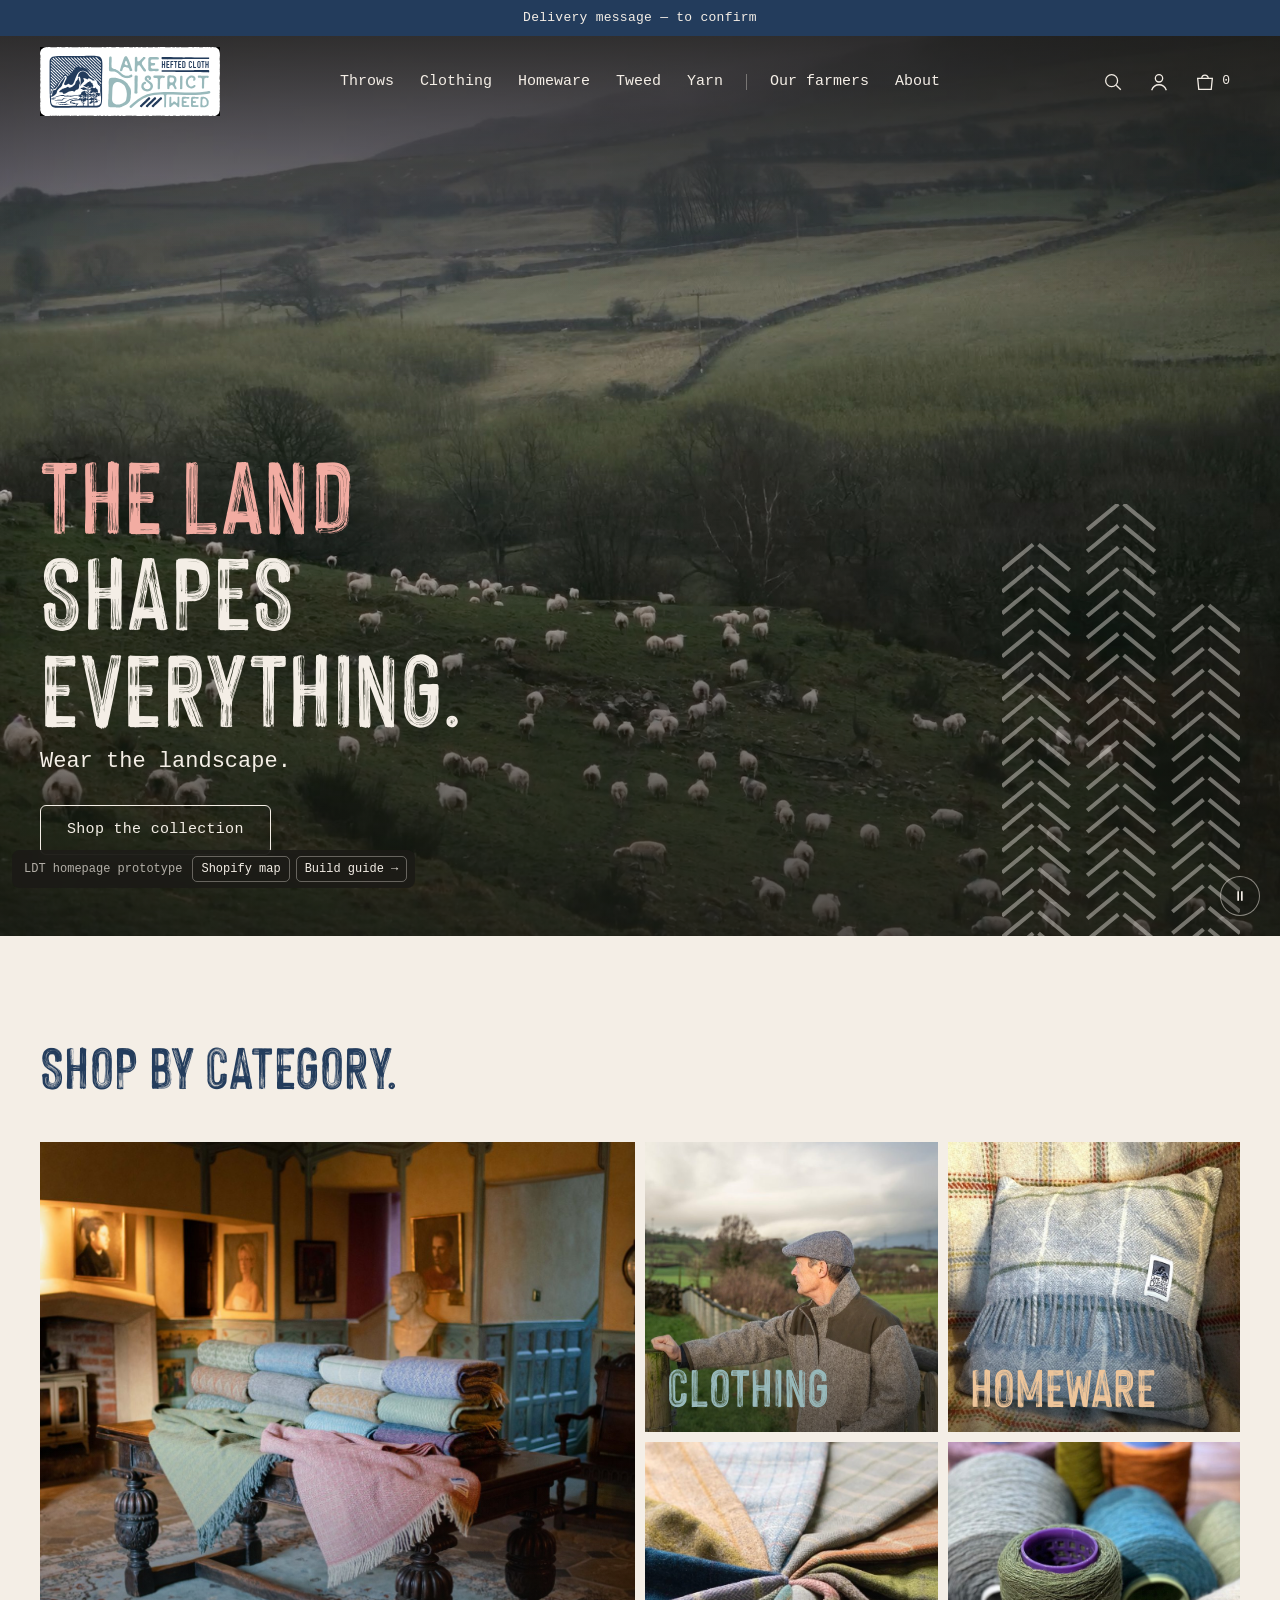
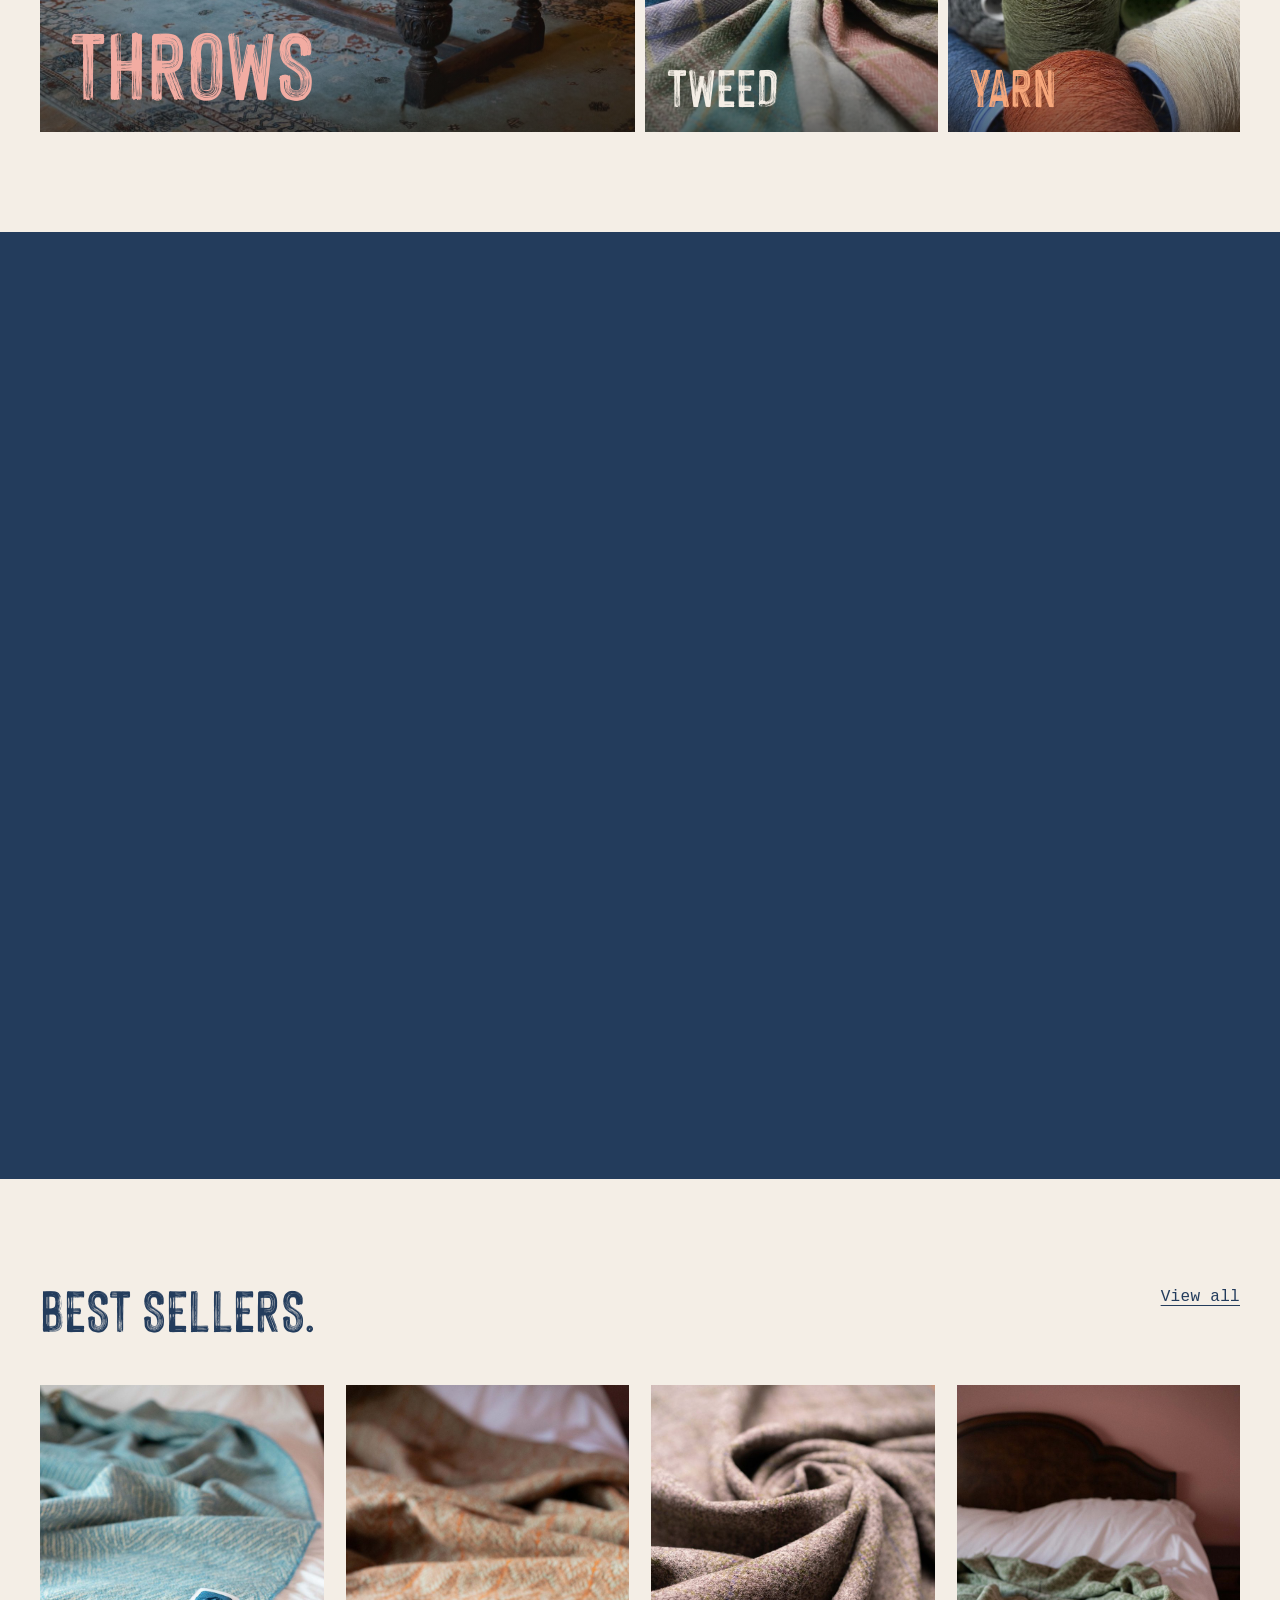
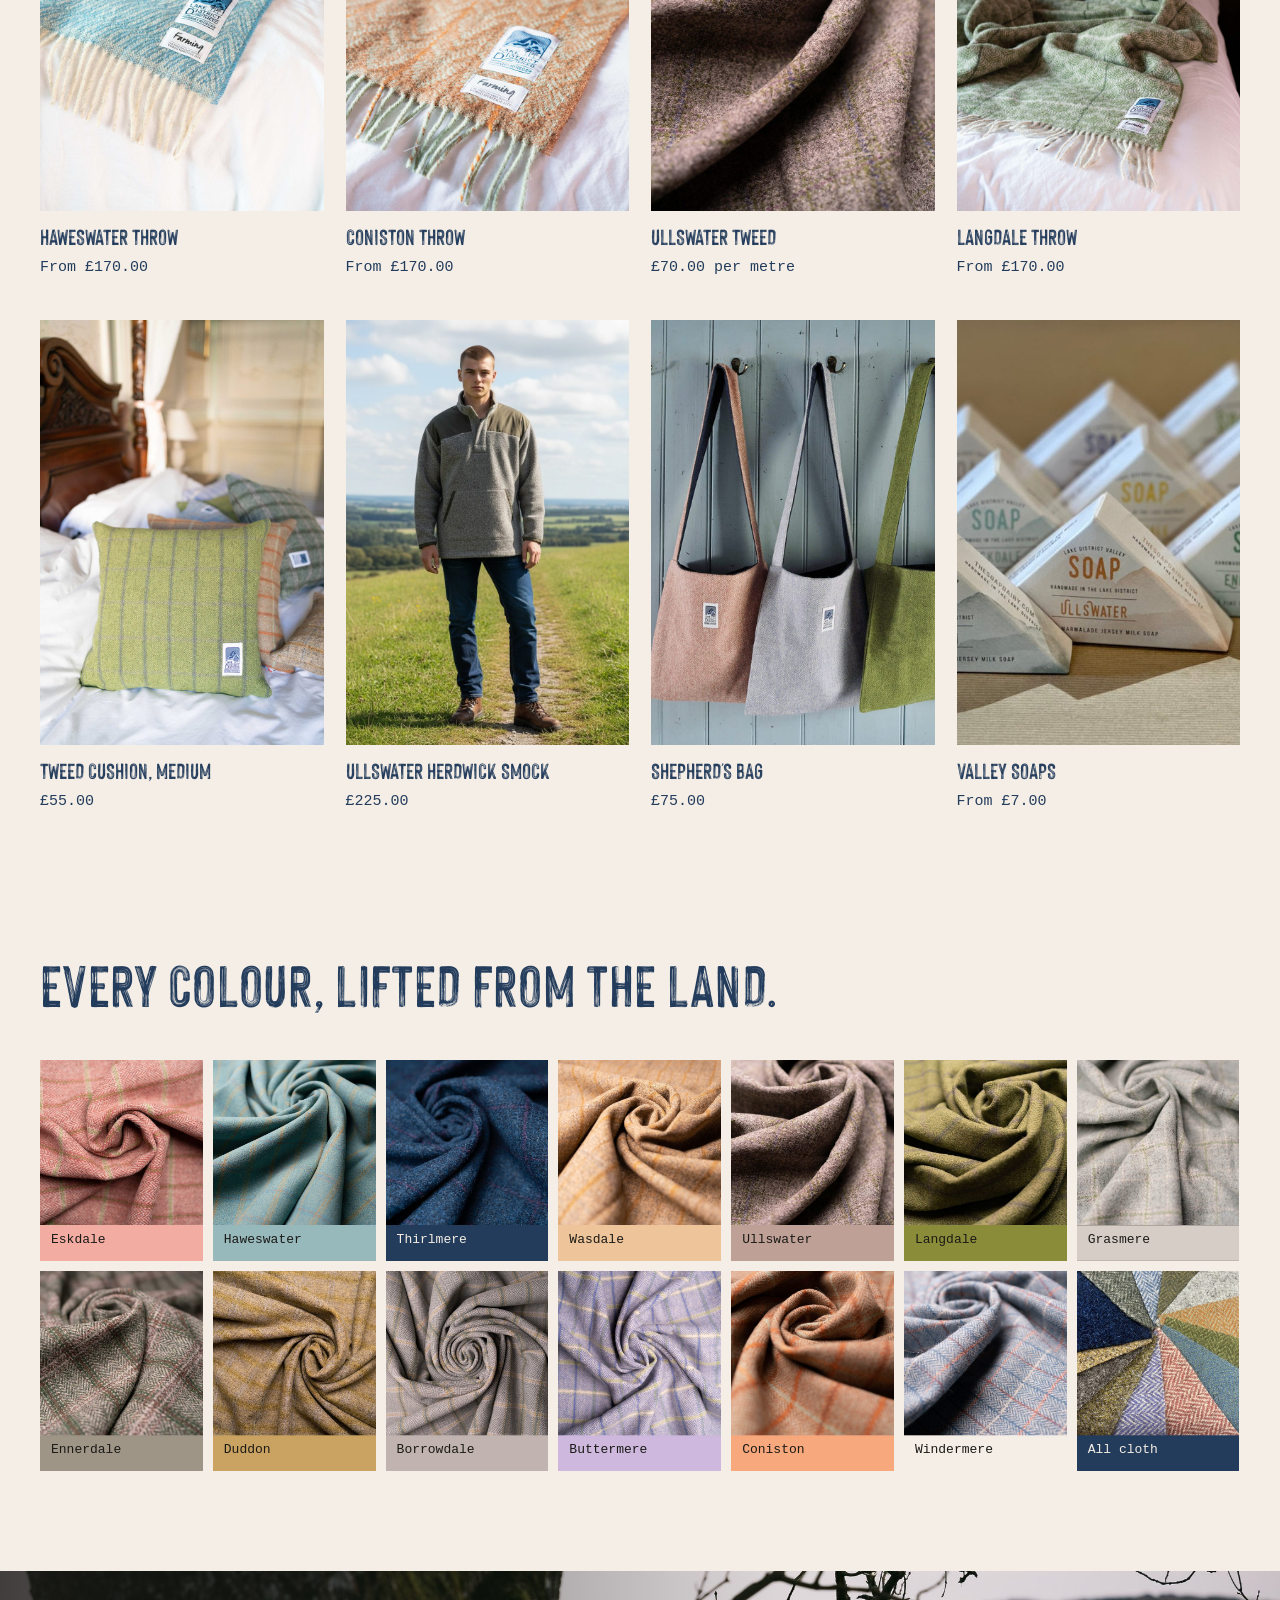
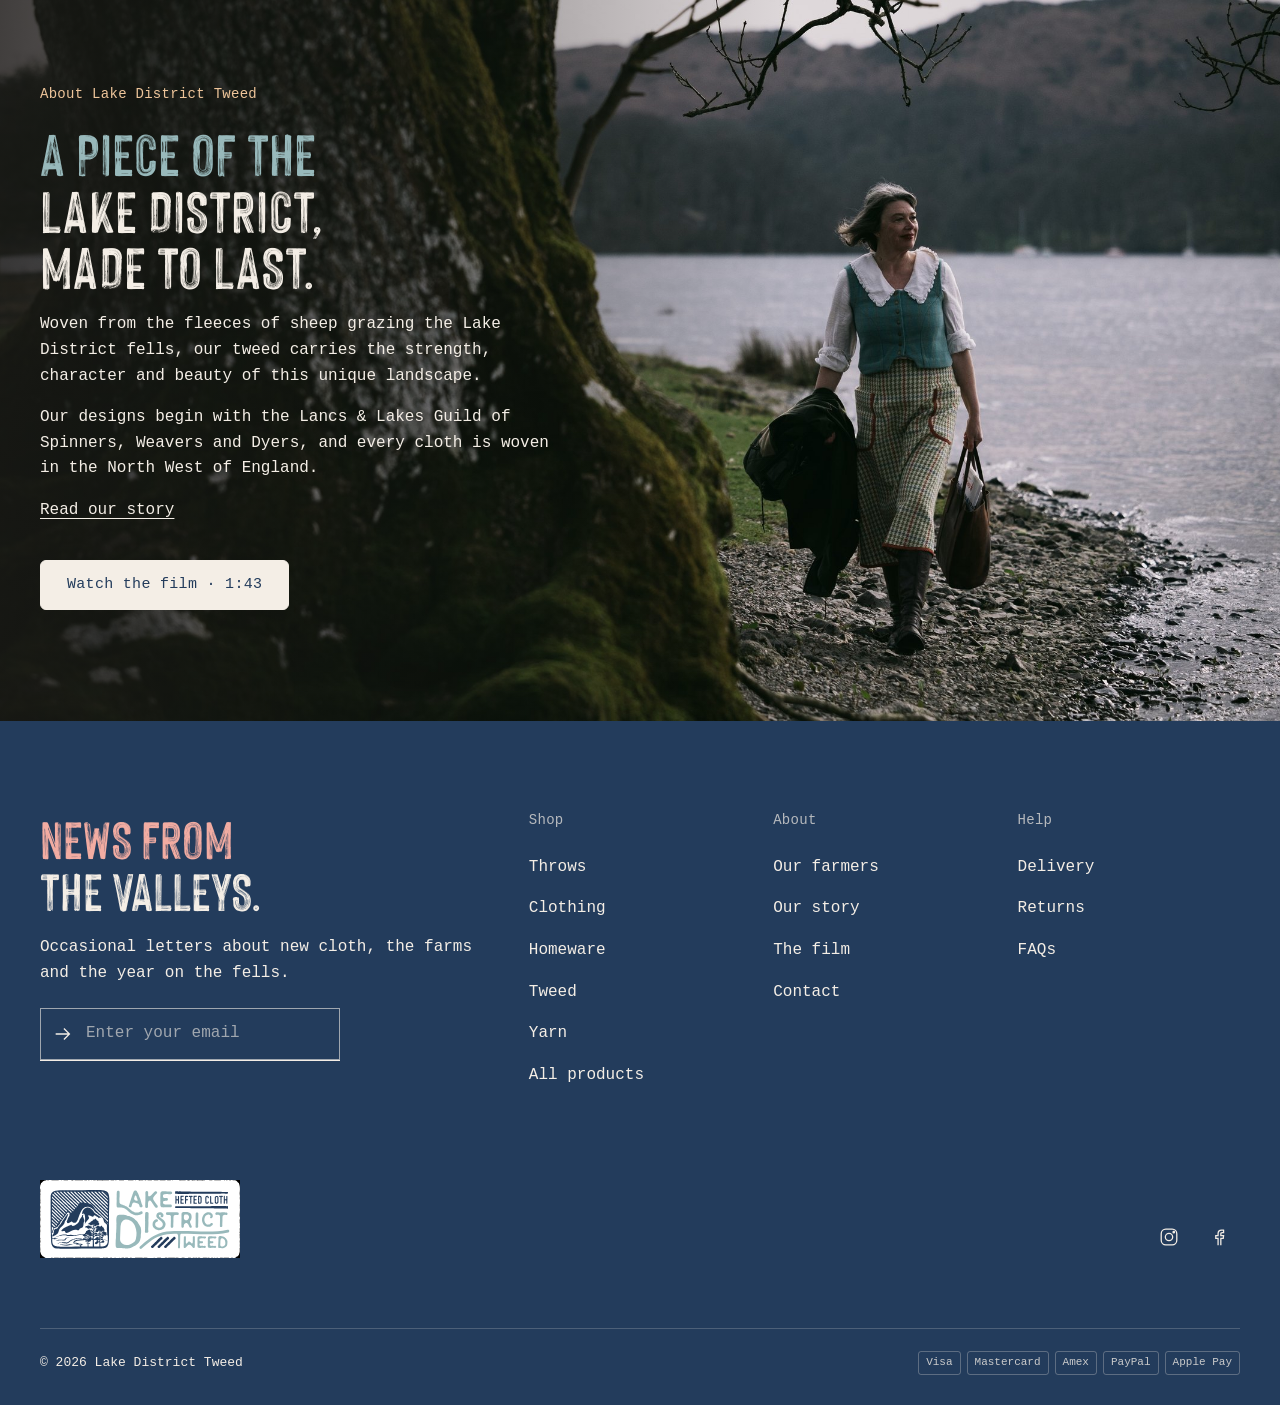
<file: index.html>
<!doctype html>
<html lang="en-GB">
<head>
<meta charset="utf-8">
<meta name="viewport" content="width=device-width, initial-scale=1">
<title>Lake District Tweed — Homepage prototype</title>
<meta name="robots" content="noindex">
<link rel="preload" href="assets/fonts/ldt26-hackney.woff2" as="font" type="font/woff2" crossorigin>
<link rel="stylesheet" href="css/memo-base.css">
<link rel="stylesheet" href="css/ldt-shopify.css">
<link rel="stylesheet" href="css/review.css">
</head>
<body>

<!-- ==================================================================
     PROTOTYPE REVIEW BAR (not part of the Shopify build)
     ================================================================== -->
<div class="review-bar" id="reviewBar" aria-label="Prototype tools">
  <span class="review-bar__label">LDT homepage prototype</span>
  <button type="button" class="review-bar__btn" data-toggle="map" aria-pressed="false" title="Show how each section is built in Shopify">Shopify map</button>
  <a class="review-bar__btn" href="build-guide.html" title="Step-by-step build guide">Build guide →</a>
</div>

<!-- ==================================================================
     HEADER GROUP
     ================================================================== -->
<div id="shopify-section-announcement" class="shopify-section">
  <div class="announcement"><span class="announcement__text" data-draft>Delivery message — to confirm</span></div>
</div>

<div id="shopify-section-header" class="shopify-section" data-step="02">
  <div class="header-wrapper header-wrapper--overlay" id="headerWrapper">
    <header class="site-header" id="siteHeader">
      <div class="page-width header-layout header-layout--left-center">
        <div class="header-item header-item--logo">
          <h1 class="site-header__logo">
            <a href="#" class="site-header__logo-link"><img src="assets/brand/ldt-logo-label-landscape.svg" alt="Lake District Tweed" width="180" height="70"></a>
          </h1>
        </div>
        <nav class="header-item header-item--navigation" aria-label="Primary">
          <ul class="site-nav">
            <li><a class="site-nav__link" href="#categories">Throws</a></li>
            <li><a class="site-nav__link" href="#categories">Clothing</a></li>
            <li><a class="site-nav__link" href="#categories">Homeware</a></li>
            <li><a class="site-nav__link" href="#categories">Tweed</a></li>
            <li><a class="site-nav__link" href="#categories">Yarn</a></li>
            <li class="site-nav__item--divider" aria-hidden="true"></li>
            <li><a class="site-nav__link" href="#farmers">Our farmers</a></li>
            <li><a class="site-nav__link" href="#about">About</a></li>
          </ul>
        </nav>
        <div class="header-item header-item--icons">
          <button class="site-nav__link site-nav__link--icon site-nav__link--menu" type="button" aria-label="Open menu" aria-controls="menuDrawer" aria-expanded="false" id="menuOpen">
            <svg viewBox="0 0 24 24" fill="none" stroke="currentColor" stroke-width="1.4" aria-hidden="true"><path d="M3 7h18M3 12h18M3 17h18"/></svg>
          </button>
          <a class="site-nav__link site-nav__link--icon site-nav__link--search" href="#" aria-label="Search">
            <svg viewBox="0 0 24 24" fill="none" stroke="currentColor" stroke-width="1.4" aria-hidden="true"><circle cx="10.5" cy="10.5" r="6.5"/><path d="m15.5 15.5 5 5"/></svg>
          </a>
          <a class="site-nav__link site-nav__link--icon site-nav__link--account" href="#" aria-label="Account">
            <svg viewBox="0 0 24 24" fill="none" stroke="currentColor" stroke-width="1.4" aria-hidden="true"><circle cx="12" cy="8" r="4"/><path d="M4 21c1.5-4 4.5-6 8-6s6.5 2 8 6"/></svg>
          </a>
          <a class="site-nav__link site-nav__link--icon site-nav__link--cart" href="#" aria-label="Basket, 0 items">
            <svg viewBox="0 0 24 24" fill="none" stroke="currentColor" stroke-width="1.4" aria-hidden="true"><path d="M4 8h16l-1.2 12H5.2z"/><path d="M8.5 8a3.5 3.5 0 0 1 7 0"/></svg>
            <span class="cart-link__count">0</span>
          </a>
        </div>
      </div>
    </header>
  </div>
</div>

<!-- Menu drawer (Motion's mobile menu drawer) -->
<div class="drawer" id="menuDrawer" aria-hidden="true">
  <div class="drawer__scrim" data-close-drawer></div>
  <div class="drawer__panel" role="dialog" aria-modal="true" aria-label="Menu">
    <button class="drawer__close" type="button" aria-label="Close menu" data-close-drawer>
      <svg viewBox="0 0 24 24" fill="none" stroke="currentColor" stroke-width="1.4" aria-hidden="true"><path d="m5 5 14 14M19 5 5 19"/></svg>
    </button>
    <ul class="mobile-nav">
      <li><a class="mobile-nav__link mobile-nav__link--primary" href="#categories" data-close-drawer>Throws</a></li>
      <li><a class="mobile-nav__link mobile-nav__link--primary" href="#categories" data-close-drawer>Clothing</a></li>
      <li><a class="mobile-nav__link mobile-nav__link--primary" href="#categories" data-close-drawer>Homeware</a></li>
      <li><a class="mobile-nav__link mobile-nav__link--primary" href="#categories" data-close-drawer>Tweed</a></li>
      <li><a class="mobile-nav__link mobile-nav__link--primary" href="#categories" data-close-drawer>Yarn</a></li>
    </ul>
    <ul class="mobile-nav mobile-nav__sub">
      <li><a class="mobile-nav__link" href="#farmers" data-close-drawer>Our farmers</a></li>
      <li><a class="mobile-nav__link" href="#about" data-close-drawer>About</a></li>
      <li><a class="mobile-nav__link" href="#" data-close-drawer>Account</a></li>
    </ul>
  </div>
</div>

<main id="MainContent">

<!-- ==================================================================
     02 · VIDEO HERO
     ================================================================== -->
<div id="shopify-section-hero" class="shopify-section index-section--hero" data-step="03">
  <div class="hero hero--100vh hero--mobile--500px" data-section-type="video-section" data-aos="hero__animation">
    <div class="hero__media">
      <video id="heroVideo" autoplay muted loop playsinline preload="auto" poster="assets/video/hero-poster.jpg" aria-hidden="true">
        <source src="assets/video/hero-loop-1080.mp4" type="video/mp4">
      </video>
    </div>
    <div class="hero__text-wrap">
      <div class="page-width">
        <!-- Motion's own hero markup: text sits in .animation-cropper masks (native rise/fade cascade) -->
        <div class="hero__text-content">
          <h2 class="h1 hero__title"><div class="animation-cropper"><div class="animation-contents">The land shapes everything.</div></div></h2>
          <div class="hero__subtitle"><div class="animation-cropper"><div class="animation-contents">Wear the landscape.</div></div></div>
          <div class="hero__link"><div class="animation-cropper"><div class="animation-contents"><a href="#categories" class="btn btn--inverse">Shop the collection</a></div></div></div>
        </div>
      </div>
    </div>
    <button type="button" class="hero__pause" id="heroPause" aria-label="Pause background film" aria-pressed="false">
      <svg viewBox="0 0 24 24" aria-hidden="true"><path class="icon-pause" d="M8 5h2.5v14H8zM13.5 5H16v14h-2.5z"/><path class="icon-play" d="M8 5v14l11-7z"/></svg>
    </button>
  </div>
</div>

<!-- ==================================================================
     03 · SHOP BY CATEGORY (Collection list, collage)
     ================================================================== -->
<div id="shopify-section-categories" class="shopify-section" data-step="04">
  <div class="index-section" id="categories">
    <div class="page-width">
      <div class="section-header" data-animate>
        <h2 class="section-header__title">Shop by category.</h2>
      </div>
      <div class="grid grid--small-gutters">
        <div class="grid__item medium-up--one-half collection--square-large skrim__item">
          <a href="#" class="skrim__link skrim__item-content">
            <div class="skrim__overlay grid__image"><img src="assets/img/cat-throws.jpg" alt="Lake District Tweed throws stacked in a farmhouse room" loading="lazy" data-animate-image></div>
            <div class="skrim__title"><div class="skrim__underline-me">Throws</div></div>
          </a>
        </div>
        <div class="grid__item small--one-half medium-up--one-quarter collection--square-small skrim__item">
          <a href="#" class="skrim__link skrim__item-content">
            <div class="skrim__overlay grid__image"><img src="assets/img/cat-clothing.jpg" alt="Tweed waistcoat hanging on a pink door" loading="lazy" data-animate-image data-placeholder="Clothing image is a placeholder until the planned model photography"></div>
            <div class="skrim__title"><div class="skrim__underline-me">Clothing</div></div>
          </a>
        </div>
        <div class="grid__item small--one-half medium-up--one-quarter collection--square-small skrim__item">
          <a href="#" class="skrim__link skrim__item-content">
            <div class="skrim__overlay grid__image"><img src="assets/img/cat-homeware.jpg" alt="Tweed cushion on a checked throw" loading="lazy" data-animate-image></div>
            <div class="skrim__title"><div class="skrim__underline-me">Homeware</div></div>
          </a>
        </div>
        <div class="grid__item small--one-half medium-up--one-quarter collection--square-small skrim__item">
          <a href="#" class="skrim__link skrim__item-content">
            <div class="skrim__overlay grid__image"><img src="assets/img/cat-tweed.jpg" alt="A fan of Lake District Tweed cloths in every colour" loading="lazy" data-animate-image></div>
            <div class="skrim__title"><div class="skrim__underline-me">Tweed</div></div>
          </a>
        </div>
        <div class="grid__item small--one-half medium-up--one-quarter collection--square-small skrim__item">
          <a href="#" class="skrim__link skrim__item-content">
            <div class="skrim__overlay grid__image"><img src="assets/img/cat-yarn.jpg" alt="Cones of weaving yarn" loading="lazy" data-animate-image></div>
            <div class="skrim__title"><div class="skrim__underline-me">Yarn</div></div>
          </a>
        </div>
      </div>
    </div>
  </div>
</div>

<!-- ==================================================================
     04 · OUR FARMERS (Image with text, overlapping images)
     ================================================================== -->
<div id="shopify-section-farmers" class="shopify-section" data-step="05">
  <div class="index-section" id="farmers">
    <div class="page-width feature-row-wrapper">
      <div class="feature-row">
        <div class="feature-row__item feature-row__images feature-row__item--overlap-images">
          <div class="feature-row__first-image"><img src="assets/img/farmers-main.jpg" alt="A farmer bottle-feeding a lamb" loading="lazy" width="1200" height="1500" data-animate-image></div>
          <div class="feature-row__second-image"><img src="assets/img/farmers-detail.jpg" alt="A hand resting in thick fleece" loading="lazy" width="800" height="800" data-animate-image></div>
        </div>
        <div class="feature-row__item feature-row__text feature-row__text--right" data-animate>
          <div class="subheading">Our farmers</div>
          <h2 class="h1">Behind every thread,</h2>
          <div class="rte">
            <p>a farming family.</p>
            <p data-draft>Every cloth starts with a flock. Our tweeds and throws are woven from the wool of named Lake District farms. Here are a few of them.</p>
            <ul class="farm-register" data-source="Farm names from live product descriptions — confirm with LDT before publishing">
              <li><a href="#valleys">Naddle Farm — Haweswater →</a></li>
              <li><a href="#valleys">Racy Ghyll Farm — Ullswater →</a></li>
              <li><a href="#valleys">Glencoyne Farm — Ullswater →</a></li>
              <li><a href="#valleys">Harry Place Farm — Langdale →</a></li>
              <li><a href="#valleys">Brow Top Farm — Windermere →</a></li>
              <li><a href="#valleys">Nibthwaite Grange Farm — Coniston →</a></li>
            </ul>
          </div>
          <a href="#" class="btn">Meet our farmers</a>
        </div>
      </div>
    </div>
  </div>
</div>

<!-- ==================================================================
     05 · BEST SELLERS (Featured collection)
     ================================================================== -->
<div id="shopify-section-bestsellers" class="shopify-section" data-step="06">
  <div class="index-section">
    <div class="page-width">
      <div class="section-header" data-animate>
        <h2 class="section-header__title">Best sellers. <a class="section-header__link" href="#">View all</a></h2>
      </div>
      <div class="grid grid--uniform" id="productGrid"></div>
    </div>
  </div>
</div>

<!-- ==================================================================
     06 · EVERY COLOUR (Rich text + Collection list of 13 valleys)
     ================================================================== -->
<div id="shopify-section-valleys" class="shopify-section" data-step="07">
  <div class="index-section" id="valleys">
    <div class="page-width">
      <div class="section-header" data-animate>
        <h2 class="section-header__title">Every colour, lifted from the land.</h2>
      </div>
      <div class="grid grid--small-gutters" id="valleyGrid"></div>
    </div>
  </div>
</div>

<!-- ==================================================================
     07 · ABOUT + THE FILM (Large image with text box)
     ================================================================== -->
<div id="shopify-section-about" class="shopify-section index-section--flush" data-step="08">
  <div class="background-media-text background-media-text--750 background-media-text--left" id="about">
    <div class="background-media-text__image">
      <!-- Motion: one image + a focal point (rendered as object-position). Focal point = the walker -->
      <img src="assets/img/about-lakeshore.jpg" alt="A woman walking along the shore of a lake beneath an old tree" loading="lazy" style="object-position: 68% 62%">
    </div>
    <div class="background-media-text__inner">
      <div class="page-width">
        <div class="background-media-text__aligner">
          <div class="background-media-text__text" data-animate>
            <p class="subtitle">About Lake District Tweed</p>
            <h2 class="h3">A piece of the Lake District, made to last.</h2>
            <div class="rte">
              <p data-source="Supplied brand copy (Option 3 artwork). Remaining sentences contain claims to verify, e.g. '100% local wool'">Woven from the fleeces of sheep grazing the Lake District fells, our tweed carries the strength, character and beauty of this unique landscape.</p>
              <p data-draft data-source="Draft from live product copy: throws designed by the Lancs &amp; Lakes Guild of Spinners, Weavers and Dyers; cloth woven in the North West of England. Verify with LDT.">Our designs begin with the Lancs &amp; Lakes Guild of Spinners, Weavers and Dyers, and every cloth is woven in the North West of England.</p>
              <p><a href="#">Read our story</a></p>
            </div>
            <a href="film.html" class="btn">Watch the film · 1:43</a>
          </div>
        </div>
      </div>
    </div>
  </div>
</div>

</main>

<!-- ==================================================================
     08 · FOOTER (Footer group › Footer: Newsletter block + 3 Menu blocks + Logo & social)
     Motion markup: footer blocks are .grid__item columns; the newsletter block has .grid-newsletter
     ================================================================== -->
<div id="shopify-section-footer" class="shopify-section" data-step="09">
  <footer class="site-footer">
    <div class="page-width">
      <div class="grid footer-grid">
        <div class="grid__item grid-newsletter" style="width:40%">
          <h2 class="footer__title" data-draft>News from the valleys.</h2>
          <div class="footer__collapsible">
            <p data-draft>Occasional letters about new cloth, the farms and the year on the fells.</p>
            <form class="contact-form" onsubmit="event.preventDefault()">
              <label class="visually-hidden" for="newsletterEmail">Enter your email</label>
              <div class="footer__newsletter">
                <input type="email" class="footer__newsletter-input" id="newsletterEmail" placeholder="Enter your email" autocomplete="email">
                <button type="submit" class="footer__newsletter-btn" aria-label="Subscribe"><svg viewBox="0 0 24 24" fill="none" stroke="currentColor" stroke-width="1.4" aria-hidden="true"><path d="M4 12h15M13 6l6 6-6 6"/></svg></button>
              </div>
            </form>
          </div>
        </div>
        <div class="grid__item" style="width:20%">
          <h2 class="footer__title">Shop</h2>
          <ul class="site-footer__linklist">
            <li><a href="#">Throws</a></li><li><a href="#">Clothing</a></li><li><a href="#">Homeware</a></li>
            <li><a href="#">Tweed</a></li><li><a href="#">Yarn</a></li><li><a href="#">All products</a></li>
          </ul>
        </div>
        <div class="grid__item" style="width:20%">
          <h2 class="footer__title">About</h2>
          <ul class="site-footer__linklist">
            <li><a href="#">Our farmers</a></li><li><a href="#">Our story</a></li><li><a href="film.html">The film</a></li><li><a href="#">Contact</a></li>
          </ul>
        </div>
        <div class="grid__item" style="width:20%">
          <h2 class="footer__title">Help</h2>
          <ul class="site-footer__linklist">
            <li><a href="#">Delivery</a></li><li><a href="#">Returns</a></li><li><a href="#">FAQs</a></li>
          </ul>
        </div>
      </div>
      <div class="footer__logo-social">
        <img class="footer__logo" src="assets/brand/ldt-logo-label-landscape.svg" alt="Lake District Tweed" width="200" height="78" loading="lazy">
        <ul class="footer__social" aria-label="Social">
          <li><a href="#" aria-label="Instagram"><svg viewBox="0 0 24 24" fill="none" stroke="currentColor" stroke-width="1.4" aria-hidden="true"><rect x="3.5" y="3.5" width="17" height="17" rx="5"/><circle cx="12" cy="12" r="4"/><circle cx="17.2" cy="6.8" r=".8" fill="currentColor"/></svg></a></li>
          <li><a href="#" aria-label="Facebook"><svg viewBox="0 0 24 24" fill="none" stroke="currentColor" stroke-width="1.4" aria-hidden="true"><path d="M14 21v-7.5h2.6l.4-3H14V8.7c0-.9.3-1.5 1.6-1.5H17V4.6A20 20 0 0 0 14.8 4.5c-2.3 0-3.8 1.4-3.8 3.9v2.1H8.5v3H11V21"/></svg></a></li>
        </ul>
      </div>
      <div class="site-footer__bottom">
        <span class="footer__copyright">© 2026 Lake District Tweed</span>
        <ul class="payment-icons" aria-label="Payment methods (Shopify renders these natively)">
          <li>Visa</li><li>Mastercard</li><li>Amex</li><li>PayPal</li><li>Apple Pay</li>
        </ul>
      </div>
    </div>
  </footer>
</div>

<!-- Film player: user-initiated, plays with sound -->

<script src="js/data.js"></script>
<script src="js/build-data.js"></script>
<script src="js/prototype.js"></script>
</body>
</html>
</file>
<file: css/memo-base.css>
/* =====================================================================
   MEMO BASE: an emulation of Shopify Motion 12 / Memo behaviour with the
   proposed LDT *theme settings* applied (colours, type, product tiles).

   Nothing in this file is "custom" in Shopify terms. It represents what the
   theme does once the settings in IMPLEMENTATION_MAP.md are chosen.
   Class names follow Motion's real markup (taken from the live Memo demo) so
   that ldt-shopify.css targets the same selectors it will in the theme.
   Breakpoints follow Motion: small ≤589px · medium-up ≥590px · desktop ≥769px.
   ===================================================================== */

:root {
  /* ---- Theme settings › Colours (one global palette, no schemes in Motion) ---- */
  --colorBody: #F4EEE6;            /* Background: "Fleece" */
  --colorTextBody: #233C5C;        /* Text: Thirlmere */
  --colorBorder: #D3D2CE;          /* Lines and borders */
  --colorBtnPrimary: #233C5C;      /* Buttons */
  --colorBtnPrimaryText: #F4EEE6;  /* Button text */
  --colorSalePrice: #B4532E;
  --colorSaleTag: #F7A87C;         /* Coniston */
  --colorSaleTagText: #233C5C;
  --colorNav: #F4EEE6;             /* Header background (sticky state) */
  --colorNavText: #233C5C;
  --colorAnnouncement: #233C5C;
  --colorAnnouncementText: #F4EEE6;
  --colorFooter: #233C5C;
  --colorFooterText: #F4EEE6;
  --colorHeroText: #F4EEE6;        /* Image treatment › Text */
  --colorLargeImageBg: #D5CDC6;    /* Animations › Image background (Grasmere) */
  --colorGridProductBg: #E6DFD6;   /* product tile image ground */

  /* ---- Theme settings › Typography ---- */
  --typeHeaderPrimary: "Arial Narrow";   /* stands in for the font picker; Hackney is set by the theme-wide Custom CSS */
  --typeHeaderFallback: "Arial Narrow", "Helvetica Neue", Impact, sans-serif;
  --typeHeaderWeight: 400;
  --typeHeaderSize: 64px;          /* Headings › Base size */
  --typeHeaderLineHeight: 0.88;
  --typeHeaderSpacing: 0.005em;
  --typeBasePrimary: "Courier New";
  --typeBaseFallback: Courier, monospace;
  --typeBaseWeight: 400;
  --typeBaseSize: 16px;
  --typeBaseLineHeight: 1.6;
  --typeBaseSpacing: 0;

  --pagePadding: 40px;
  --gridGutter: 22px;
  --sectionSpacing: 100px;
  --headerHeight: 92px;
  --announcementHeight: 36px;
}
@media only screen and (max-width: 768px) {
  :root { --pagePadding: 24px; --headerHeight: 64px; }
}
@media only screen and (max-width: 589px) {
  :root { --pagePadding: 17px; --gridGutter: 12px; --sectionSpacing: 34px; }
}

/* ---- Reset-ish ---- */
*, *::before, *::after { box-sizing: border-box; }
html { -webkit-text-size-adjust: 100%; scroll-behavior: smooth; }
@media (prefers-reduced-motion: reduce) { html { scroll-behavior: auto; } }
body {
  margin: 0;
  background: var(--colorBody);
  color: var(--colorTextBody);
  font-family: var(--typeBasePrimary), var(--typeBaseFallback);
  font-size: var(--typeBaseSize);
  line-height: var(--typeBaseLineHeight);
  letter-spacing: var(--typeBaseSpacing);
  -webkit-font-smoothing: antialiased;
  text-rendering: optimizeLegibility;
}
img, video, svg { display: block; max-width: 100%; }
a { color: inherit; }
p { margin: 0 0 1em; }
button { font: inherit; color: inherit; }
.visually-hidden { position: absolute !important; clip: rect(0 0 0 0); width: 1px; height: 1px; overflow: hidden; white-space: nowrap; }
:focus-visible { outline: 2px solid currentColor; outline-offset: 3px; }

/* ---- Headings (Motion: all headings use header font; "Capitalize" on) ---- */
.h1, .h2, .h3, h1, h2, h3 {
  font-family: var(--typeHeaderPrimary), var(--typeHeaderFallback);
  font-weight: var(--typeHeaderWeight);
  letter-spacing: var(--typeHeaderSpacing);
  line-height: var(--typeHeaderLineHeight);
  text-transform: uppercase;              /* Typography › Headings › Capitalize */
  margin: 0 0 20px;
  display: block;
}
.h1, h1 { font-size: var(--typeHeaderSize); }
.h2, h2 { font-size: calc(var(--typeHeaderSize) * .9); }   /* measured on Motion: 57.6px at 64px base */
.h3, h3 { font-size: calc(var(--typeHeaderSize) * .5); }
@media only screen and (max-width: 589px) {
  .h1, h1 { font-size: calc(var(--typeHeaderSize) * .85); }
  .h2, h2 { font-size: calc(var(--typeHeaderSize) * .6); }
}
.subheading {
  font-size: 14px;
  letter-spacing: .02em;
  margin-bottom: 18px;
}

/* ---- Layout primitives ---- */
.page-width { max-width: 1300px; margin: 0 auto; padding: 0 var(--pagePadding); }   /* Motion: border-box, so 1300 includes padding (content 1220 at desktop; measured on the live demo) */
.index-section { margin: var(--sectionSpacing) 0; }
.index-section--flush { margin: 0; }
/* Motion's real section header: block, title at the full heading size (64px measured), link inside the title, floated right */
.section-header { margin-bottom: 50px; }
.section-header__title { font-size: var(--typeHeaderSize); margin-bottom: 0; }
.section-header__link { float: right; font-family: var(--typeBasePrimary), var(--typeBaseFallback); font-size: var(--typeBaseSize); line-height: var(--typeBaseLineHeight); text-transform: none; padding-top: 6px; text-decoration: underline; text-underline-offset: 4px; }
@media only screen and (max-width: 589px) { .section-header { margin-bottom: 26px; } .section-header__title { font-size: calc(var(--typeHeaderSize) * .85); } .section-header__link { display: none; } }

.grid { list-style: none; margin: 0 0 0 calc(-1 * var(--gridGutter)); padding: 0; }
.grid::after { content: ""; display: table; clear: both; }
.grid__item { float: left; min-height: 1px; padding-left: var(--gridGutter); width: 100%; }
.grid--small-gutters { margin-left: -10px; margin-bottom: -10px; }
.grid--small-gutters .grid__item { padding-left: 10px; padding-bottom: 10px; }
.small--one-half { width: 50%; }
@media only screen and (min-width: 590px) {
  .small--one-half { width: auto; }
  .medium-up--one-half { width: 50%; }
  .medium-up--one-quarter { width: 25%; }
}
@media only screen and (max-width: 589px) { .small--one-half { width: 50%; } }

/* ---- Buttons (Memo default: header font, square. LDT overrides in ldt-shopify.css) ---- */
.btn {
  -webkit-appearance: none; appearance: none;
  display: inline-block;
  background: var(--colorBtnPrimary);
  color: var(--colorBtnPrimaryText);
  border: 1px solid transparent;
  border-radius: 0;
  font-family: var(--typeHeaderPrimary), var(--typeHeaderFallback);
  font-size: 14px;
  padding: 8px 18px;
  text-decoration: none;
  cursor: pointer;
  transition: background-color .25s ease, color .25s ease, border-color .25s ease;
}
/* Motion native hover (Animate buttons OFF): primary colours, no arrow, no padding change */
.btn:hover { background-color: var(--colorBtnPrimary); color: var(--colorBtnPrimaryText); }
.btn--inverse { background: transparent; border-color: currentColor; color: inherit; }
.rte a:not(.btn) { text-decoration: underline; text-underline-offset: 4px; text-decoration-thickness: 1px; }

/* ---- Announcement bar ---- */
.announcement {
  background: var(--colorAnnouncement);
  color: var(--colorAnnouncementText);
  font-size: 13px;
  letter-spacing: .02em;
  height: var(--announcementHeight);
  display: flex; align-items: center; justify-content: center;
  padding: 0 16px; text-align: center;
  position: relative; z-index: 30;
}

/* ---- Header (Header and menus · Logo left, menu left · Overlay on home · Sticky) ---- */
.header-wrapper { position: relative; z-index: 20; }
.header-wrapper--overlay { position: absolute; top: var(--announcementHeight); left: 0; right: 0; }
.site-header {
  height: var(--headerHeight);
  color: var(--colorNavText);
  background: var(--colorNav);
  transition: background-color .35s ease, color .35s ease, border-color .35s ease, transform .35s ease;
  border-bottom: 1px solid transparent;
}
.header-wrapper--overlay .site-header { background: transparent; color: var(--colorHeroText); }
.site-header--stuck {
  position: fixed; top: 0; left: 0; right: 0;
  background: var(--colorNav); color: var(--colorNavText);
  border-bottom-color: var(--colorBorder);
}
.header-layout { height: 100%; display: flex; align-items: center; gap: 24px; }
.header-item--logo { flex: none; }
/* Layout: "Logo left, menu center": Motion gives logo and icons equal 200px columns (min 130),
   so the menu sits on the true centre of the bar (values from Motion's theme.css) */
.header-layout--left-center .header-item--logo,
.header-layout--left-center .header-item--icons { flex: 0 0 200px; min-width: 130px; max-width: 50%; }
.header-layout--left-center .header-item--icons { justify-content: flex-end; }
.header-layout--left-center .header-item--navigation { flex: 1 1 130px; }
.header-layout--left-center .site-nav { justify-content: center; }
.site-header__logo { margin: 0; font-size: 0; line-height: 0; }
.site-header__logo-link { display: block; }
.site-header__logo img { width: 180px; height: auto; } /* Desktop logo width: 180 */
.header-item--navigation { flex: 1 1 auto; }
.site-nav { list-style: none; margin: 0; padding: 0; display: flex; flex-wrap: wrap; align-items: center; }
.site-nav__link {
  display: inline-block; padding: 10px 13px;
  text-decoration: none; white-space: nowrap;
  font-size: 15px;   /* Navigation › Text size; "Use heading font" OFF */
  background-image: linear-gradient(currentColor, currentColor);
  background-size: 0% 1px; background-repeat: no-repeat; background-position: 13px calc(100% - 8px);
  transition: background-size .35s ease;
}
.site-nav__link:hover, .site-nav__link:focus-visible { background-size: calc(100% - 26px) 1px; }
.site-nav__item--divider { width: 1px; height: 16px; background: currentColor; opacity: .35; margin: 0 10px; }
.header-item--icons { flex: none; display: flex; align-items: center; gap: 4px; }
.site-nav__link--icon { padding: 10px; display: inline-flex; align-items: center; gap: 6px; background: none; border: 0; cursor: pointer; }
.site-nav__link--icon svg { width: 22px; height: 22px; }
.cart-link__count { font-size: 13px; }
.site-nav__link--menu { display: none; }
/* Centred menu needs ~606px + two 200px columns: collapse to the drawer below 1180px (prototype assumption, verify in Motion) */
@media only screen and (max-width: 1180px) {
  .header-item--navigation, .header-item--icons .site-nav__link--account { display: none; }
  .site-nav__link--menu { display: inline-flex; }
}
@media only screen and (max-width: 768px) {
  /* Mobile: Motion logo-center layout: hamburger left, logo centred, cart right */
  .header-layout { gap: 0; justify-content: space-between; }
  .header-item--logo { position: absolute; left: 50%; transform: translateX(-50%); }
  .header-layout--left-center .header-item--icons { flex: 1 1 auto; max-width: none; }
  .site-header__logo img { width: 120px; }   /* Mobile logo width: 120 */
  .header-item--icons { width: 100%; justify-content: space-between; }
  .site-nav__link--search { order: 2; margin-left: auto; }
  .site-nav__link--cart { order: 3; }
}

/* Drawer (Motion menu drawer) */
.drawer { position: fixed; inset: 0; z-index: 60; pointer-events: none; }
.drawer__scrim { position: absolute; inset: 0; background: rgba(27,26,23,.45); opacity: 0; transition: opacity .3s ease; }
.drawer__panel {
  position: absolute; top: 0; bottom: 0; left: 0; width: min(420px, 88vw);
  background: var(--colorNav); color: var(--colorNavText);
  transform: translateX(-100%); transition: transform .4s cubic-bezier(.2,.7,.2,1);
  padding: 22px 24px 32px; overflow-y: auto;
}
.drawer.is-open { pointer-events: auto; }
.drawer.is-open .drawer__scrim { opacity: 1; }
.drawer.is-open .drawer__panel { transform: none; }
.drawer__close { background: none; border: 0; padding: 10px; margin: -10px -10px 18px auto; display: block; cursor: pointer; }
.drawer__close svg { width: 22px; height: 22px; }
.mobile-nav { list-style: none; margin: 0; padding: 0; }
.mobile-nav__link { display: flex; align-items: center; justify-content: space-between; min-height: 52px; text-decoration: none; border-bottom: 1px solid var(--colorBorder); font-size: 17px; }
.mobile-nav__link--primary { font-family: var(--typeHeaderPrimary), var(--typeHeaderFallback); text-transform: uppercase; font-size: 30px; line-height: 1; }
.mobile-nav__sub { margin-top: 26px; }

/* ---- Video hero ---- */
.hero { position: relative; overflow: hidden; background: var(--colorLargeImageBg); color: var(--colorHeroText); }
.hero--100vh { height: 100vh; height: 100svh; min-height: 620px; }
@media only screen and (max-width: 768px) { .hero--mobile--500px { height: 500px; min-height: 0; } }
.hero__media { position: absolute; inset: 0; }
.hero__media video, .hero__media img { width: 100%; height: 100%; object-fit: cover; }
/* Theme settings › Colors › Image overlays › Overlay gradient */
.hero__media::after {
  content: ""; position: absolute; inset: 0;
  background: linear-gradient(to top, rgba(27,26,23,.74) 0%, rgba(27,26,23,.42) 34%, rgba(27,26,23,.1) 64%, rgba(27,26,23,.32) 100%);
}
.hero__text-wrap { position: relative; height: 100%; z-index: 2; }
.hero__text-wrap .page-width { display: table; width: 100%; height: 100%; }
.hero__text-content { display: table-cell; vertical-align: middle; text-align: center; padding: 60px 0; }
.hero__title { margin: 0; font-size: 54px; }
/* Motion's native hero cascade (taken from theme.css): title rises out of its mask,
   subheading fades from 1s, button fades from 1.3s. .loaded is added when media is ready. */
.animation-cropper { display: inline-flex; overflow: hidden; }
[data-aos=hero__animation] .animation-contents { opacity: 0; transform: translateY(15px); }
[data-aos=hero__animation] .hero__link .btn { opacity: 0; }
.loaded[data-aos=hero__animation] .animation-contents { transform: translateY(0); }
.loaded[data-aos=hero__animation] .hero__title .animation-contents { animation: rise-up .8s cubic-bezier(.26,.54,.32,1) .3s forwards; }
.loaded[data-aos=hero__animation] .hero__subtitle .animation-contents { animation: fade-in 2s ease 1s forwards; }
.loaded[data-aos=hero__animation] .hero__link .animation-contents { opacity: 1; }
.loaded[data-aos=hero__animation] .hero__link .btn { animation: fade-in 2s ease 1.3s forwards; }
@keyframes rise-up { 0% { opacity: 1; transform: translateY(120%); } to { opacity: 1; transform: translateY(0); } }
@keyframes fade-in { 0% { opacity: 0; } to { opacity: 1; } }
@media (prefers-reduced-motion: reduce) {
  [data-aos=hero__animation] .animation-contents, [data-aos=hero__animation] .hero__link .btn { opacity: 1 !important; transform: none !important; animation: none !important; }
}
.hero__subtitle { font-size: 22px; margin-top: 14px; }
.hero__link { margin-top: 26px; }

/* ---- Collection list (skrim collage) ---- */
.skrim__item { overflow: hidden; }
.skrim__link { display: block; height: 100%; text-decoration: none; }
.skrim__item-content { position: relative; height: 100%; width: 100%; overflow: hidden; background: var(--colorLargeImageBg); }
.skrim__overlay { position: absolute; inset: 0; }
.skrim__overlay img { width: 100%; height: 100%; object-fit: cover; transition: transform .8s cubic-bezier(.2,.7,.2,1); }
.skrim__link:hover .skrim__overlay img { transform: scale(1.03); }
.skrim__overlay::after { content: ""; position: absolute; inset: 0; background: linear-gradient(to top, rgba(27,26,23,.74) 0%, rgba(27,26,23,.42) 34%, rgba(27,26,23,.1) 64%, rgba(27,26,23,.32) 100%); } /* native: theme Overlay gradient */
.skrim__title {
  position: absolute; left: 0; bottom: 0; margin: 0 12.5px 12.5px; z-index: 2;
  font-family: var(--typeHeaderPrimary), var(--typeHeaderFallback);
  font-size: calc(var(--typeHeaderSize) * .71);
  line-height: var(--typeHeaderLineHeight);
  text-transform: uppercase; color: var(--colorHeroText);
}
.skrim__underline-me { display: inline-block; position: relative; /* as Motion */ background-image: linear-gradient(currentColor, currentColor); background-size: 0 2px; background-repeat: no-repeat; background-position: 0 100%; transition: background-size .45s ease; padding-bottom: 4px; }
.skrim__link:hover .skrim__underline-me { background-size: 100% 2px; }
.collection--square-large, .collection--tall { height: 600px; }
.collection--square-small, .collection--wide { height: 300px; }
@media only screen and (max-width: 589px) {
  .collection--square-large, .collection--tall { height: 300px; }
  .collection--square-small, .collection--wide { height: 150px; }
  .skrim__title { font-size: calc(var(--typeHeaderSize) * .46); }
}

/* ---- Image with text (feature row) ---- */
.feature-row { display: flex; align-items: center; justify-content: space-between; margin: 0 6%; gap: 6%; }
.feature-row__item { flex: 0 1 50%; min-width: 0; }
.feature-row__images { position: relative; }
.feature-row__item--overlap-images { padding-bottom: 12%; }
.feature-row__first-image img, .feature-row__second-image img { width: 100%; height: auto; }
.feature-row__item--overlap-images .feature-row__first-image { width: 78%; }
.feature-row__item--overlap-images .feature-row__second-image { width: 46%; position: absolute; right: 0; bottom: 0; }
.feature-row__text .h1 { margin-bottom: 22px; }
.feature-row__text .btn { margin-top: 12px; }
@media only screen and (max-width: 768px) {
  .feature-row { flex-direction: column; margin: 0; gap: 34px; }
  .feature-row__item { width: 100%; }
}

/* ---- Featured collection / product tiles (Theme settings › Product tiles) ---- */
.grid--uniform .grid__item { margin-bottom: 40px; }
.grid--uniform .grid__item:nth-child(4n+1) { clear: left; }
@media only screen and (max-width: 589px) {
  .grid--uniform .grid__item:nth-child(4n+1) { clear: none; }
  .grid--uniform .grid__item:nth-child(2n+1) { clear: left; }
  .grid--uniform .grid__item { margin-bottom: 28px; }
}
.grid-product__content { position: relative; }
.grid-product__link { display: block; text-decoration: none; }
.grid-product__image-mask { position: relative; overflow: hidden; aspect-ratio: 2 / 3; background: var(--colorGridProductBg); } /* Image size: Portrait 2:3; Zoom to fill: on */
.grid-product__image-mask img { position: absolute; inset: 0; width: 100%; height: 100%; object-fit: cover; transition: opacity .45s ease, transform .8s cubic-bezier(.2,.7,.2,1); }
.grid-product__secondary-image { opacity: 0; }   /* Hover to reveal second image: on */
.grid-product__content:hover .grid-product__secondary-image { opacity: 1; }  /* Motion keys this to the whole tile */
.grid-product__meta { padding-top: 14px; }
.grid-product__vendor { font-size: 11px; margin-top: 3px; }
.grid-product__title { font-size: calc(var(--typeBaseSize) * 1.18); }
.grid-product__price { margin-top: 4px; }
/* Enable quick shop: ON. Motion's NATIVE quick view (markup and values from the Memo demo's theme.css):
   a 65px circle in the button colours, overhanging the image's top-right corner by 15px.
   It appears when the tile is hovered (or focused) and scales 1.08 when the circle itself is hovered.
   Hidden on small screens (.small--hide). */
.quick-product__btn {
  position: absolute; right: -15px; top: -15px; z-index: 2;
  width: 65px; height: 65px; border: 0; border-radius: 50%; overflow: hidden; padding: 0;
  background-color: var(--colorBtnPrimary); color: var(--colorBtnPrimaryText);
  font-family: var(--typeBasePrimary), var(--typeBaseFallback); font-size: calc(var(--typeBaseSize) * .85); line-height: 1.2;
  cursor: pointer; opacity: 0; transform: translateY(5px);
  transition: opacity .15s ease, transform .15s ease-out, background .15s ease;
}
.quick-product__label { display: block; position: relative; text-align: center; }
.grid-product__content:hover .quick-product__btn,
.grid-product:focus-within .quick-product__btn { opacity: 1; transform: translateY(0); }
.grid-product__content:hover .quick-product__btn:hover { transform: scale(1.08); transition: none; }
.grid-product__content:hover .quick-product__btn:active { transform: none; }
@media only screen and (max-width: 589px) { .small--hide { display: none !important; } }
.grid-product__tag { position: absolute; top: 10px; left: 10px; z-index: 2; font-size: 12px; padding: 3px 8px; background: var(--colorSaleTag); color: var(--colorSaleTagText); }

/* ---- Rich text ---- */
.rich-text { text-align: left; }
.page-width--narrow { max-width: 1000px; }

/* ---- Large image with text box (background-media-text) ---- */
.background-media-text { position: relative; overflow: hidden; }
.background-media-text--750 { height: 750px; }
.background-media-text__image { position: absolute; inset: 0; background: var(--colorLargeImageBg); }
.background-media-text__image img { width: 100%; height: 100%; object-fit: cover; }
.background-media-text__inner { position: absolute; inset: 0; z-index: 2; }
.background-media-text__inner > .page-width { height: 100%; display: flex; align-items: center; }
.background-media-text__text { background: var(--colorBody); padding: 40px; width: 380px; text-align: left; }
.background-media-text--right .background-media-text__inner > .page-width { justify-content: flex-end; }
.background-media-text__text .btn { margin-top: 20px; }
@media only screen and (max-width: 768px) {
  .background-media-text--750 { height: auto; }
  .background-media-text__image { position: relative; height: 420px; }
  .background-media-text__inner { position: relative; }
  .background-media-text__inner > .page-width { padding: 0; }
  .background-media-text__text { width: auto; margin: 0; padding: 30px var(--pagePadding); }
}

/* ---- Footer group ---- */
.site-footer { background: var(--colorFooter); color: var(--colorFooterText); padding: 90px 0 30px; position: relative; overflow: hidden; }
.site-footer a { text-decoration: none; }
.site-footer__linklist { list-style: none; margin: 0; padding: 0; }
.site-footer__linklist li { margin-bottom: 8px; }
.site-footer__linklist a:hover { text-decoration: underline; text-underline-offset: 4px; }
.site-footer__bottom { margin-top: 70px; padding-top: 22px; border-top: 1px solid rgba(244,238,230,.2); display: flex; flex-wrap: wrap; align-items: center; justify-content: space-between; gap: 16px; font-size: 13px; }
.footer__newsletter { display: flex; border-bottom: 1px solid currentColor; max-width: 460px; }
.footer__newsletter-input { flex: 1; background: transparent; border: 0; color: inherit; font: inherit; padding: 12px 0; min-width: 0; }
.footer__newsletter-input::placeholder { color: inherit; opacity: .6; }
.footer__newsletter-input:focus { outline: none; }
.footer__collapsible summary { list-style: none; cursor: default; }
.footer__collapsible summary::-webkit-details-marker { display: none; }
@media only screen and (max-width: 768px) {
  .footer__collapsible summary { cursor: pointer; display: flex; justify-content: space-between; align-items: center; min-height: 48px; border-bottom: 1px solid rgba(244,238,230,.2); margin: 0; }
  .footer__collapsible summary::after { content: "+"; font-size: 20px; }
  .footer__collapsible[open] summary::after { content: "–"; }
  .footer__collapsible .site-footer__linklist { padding: 14px 0 6px; }
}

/* ---- Theme settings › Animations (Sections: text "Rise up"; Images: "Fade in") ---- */
[data-animate] { opacity: 0; transform: translateY(14px); transition: opacity .7s cubic-bezier(.26,.54,.32,1), transform .7s cubic-bezier(.26,.54,.32,1); }
[data-animate].is-visible { opacity: 1; transform: none; }
[data-animate-image] { opacity: 0; transition: opacity 1s ease; }
[data-animate-image].is-visible { opacity: 1; }
@media (prefers-reduced-motion: reduce) {
  [data-animate], [data-animate-image] { opacity: 1 !important; transform: none !important; transition: none !important; }
  .skrim__overlay img, .grid-product__image-mask img { transition: none !important; }
}

/* ---- Email signup section (Motion: newsletter-container has no margin; content column max 800px, centred) ---- */
.newsletter-container { margin: 0 auto; padding: 0; }
.newsletter-section { display: flex; align-items: center; gap: 40px; padding: 60px 0; }
.newsletter-section__content { flex: 100%; margin: 0 auto; max-width: 800px; }
.newsletter-section__content .h2 { margin-bottom: 18px; }
.newsletter-section__content form { display: flex; width: 100%; }
.input-group { display: flex; }
.input-group-btn { display: flex; }
.input-group-btn .btn { height: 100%; margin-top: 0; }   /* Motion: theme.css */
.newsletter__input-group { background-color: #fff; margin: 0 0 20px; max-width: 400px; flex: 1; }
.input-group-field { flex: 1; min-width: 0; border: 0; background: transparent; padding: 12px 14px; font: inherit; color: var(--colorTextBody); }
@media only screen and (max-width: 589px) { .newsletter-section { flex-direction: column; padding: 30px 0; } }

/* Motion's native outline button (used by the Video hero) */
.btn--inverse { background-color: transparent !important; border: 2px solid #fff; color: #fff; }
.btn--inverse:hover, .btn--inverse:active { background-color: #fff !important; color: #000 !important; transition: all .5s ease; }
.hero__link .btn--inverse { border-color: var(--colorHeroText); color: var(--colorHeroText); }

/* Large image with text box: Motion renders the heading as h2.h3 at the full heading size (measured) */
.background-media-text__text .h3 { font-size: var(--typeHeaderSize); margin-bottom: 20px; }
.subtitle { font-size: 14px; letter-spacing: .02em; margin: 0 0 18px; }

/* ---- Footer (Motion: blocks are .grid__item columns with per-block widths; newsletter block = .grid-newsletter) ---- */
.footer-grid { display: flex; flex-wrap: wrap; margin-left: calc(-1 * var(--gridGutter)); }
.footer-grid > .grid__item { float: none; padding-left: var(--gridGutter); }
.footer__title { color: var(--colorFooterText); font-family: var(--typeHeaderPrimary), var(--typeHeaderFallback); font-weight: var(--typeHeaderWeight); line-height: var(--typeHeaderLineHeight); text-transform: uppercase; font-size: calc(var(--typeHeaderSize) * .55); margin: 0 0 20px; }
.footer__newsletter { position: relative; max-width: 300px; }
.footer__newsletter-input { width: 100%; max-width: 300px; border: 1px solid rgba(244,238,230,.6); background: transparent; color: inherit; font: inherit; padding: 12px 12px 12px 45px; }
.footer__newsletter-input::placeholder { color: inherit; opacity: .6; }
.footer__newsletter-btn { position: absolute; top: 0; bottom: 0; left: 0; width: 46px; border: 0; background: none; color: var(--colorFooterText); cursor: pointer; display: grid; place-items: center; }
.footer__newsletter-btn svg { width: 22px; height: 22px; }
.grid-newsletter p { margin-bottom: 22px; }
.footer__logo-social { display: flex; align-items: flex-end; justify-content: space-between; margin-top: 80px; gap: 24px; }
.footer__logo { width: 200px; height: auto; }
.footer__social { list-style: none; margin: 0; padding: 0; display: flex; gap: 8px; }
.footer__social a { display: inline-flex; padding: 10px; }
.footer__social svg { width: 22px; height: 22px; }
.payment-icons { list-style: none; margin: 0; padding: 0; display: flex; flex-wrap: wrap; gap: 6px; }
.payment-icons li { font-size: 11px; border: 1px solid rgba(244,238,230,.35); border-radius: 3px; padding: 2px 7px; opacity: .8; }
@media only screen and (max-width: 768px) {
  .site-footer { padding-top: 56px; }
  .footer-grid > .grid__item { width: 100% !important; margin-bottom: 36px; }   /* Motion folds the menus into accordions on phones (shorter than shown here) */
  .footer__logo-social { margin-top: 44px; }
  .footer__logo { width: 150px; }
  .site-footer__bottom { margin-top: 32px; flex-direction: column; align-items: flex-start; }
}

/* ---- Page template (Online Store › Pages): the film page. Motion makes video embeds in page content responsive ---- */
.page-content { padding: 56px 0 90px; }
.page-content .section-header__title { margin: 0 0 28px; }
.video-wrapper { position: relative; aspect-ratio: 16 / 9; background: #000; }
.video-wrapper video, .video-wrapper iframe { position: absolute; inset: 0; width: 100%; height: 100%; border: 0; }
@media (max-width: 768px) { .page-content { padding: 32px 0 56px; } }
</file>
<file: css/ldt-shopify.css>
/* =====================================================================
   LDT × SHOPIFY CUSTOM CSS (v0.4: verified against Motion's REAL markup)
   Everything here is CSS Luke pastes into Shopify. Nothing else is needed:
   no theme-code edits, so all of it lives in theme-editor settings, which
   Shopify carries over on theme updates.

   HOW TO READ THIS FILE
   - "THEME-WIDE" → Theme settings › Custom CSS (limit 1,500 characters).
   - "SECTION: x" → that section's own Custom CSS field (limit 500 characters).
     The `#shopify-section-x ` prefix only exists to scope the prototype. In
     Shopify, DROP it: Shopify adds the scope itself.
   - Asset URLs: ../assets/... paths point at prototype files. In Shopify they
     become the Files CDN URLs. build-kit/LDT-Build-Guide.html rewrites them
     automatically once you paste one Files link.
   - Verified 7 Oct 2026 by injecting each block into the live Memo demo
     (Motion 12, prototype/tools/real-theme-test.js), scoped the way Shopify
     scopes section CSS.
   - Character counts: python3 tools/css-budget.py
   ===================================================================== */


/* ----- THEME-WIDE (Theme settings › Custom CSS) --------------------------- */

/* Hackney from Content › Files, set as the heading font. This replaces the theme-code edit,
   so it survives theme updates and works on a trial theme. html:root beats Motion's :root. */
@font-face{font-family:Hackney;src:url(../assets/fonts/ldt26-hackney.woff2) format("woff2");font-display:swap}
/* Motion's heading Base size slider stops at 60px; the design's 64px is set here (verified variable: --typeHeaderSize). */
html:root{--typeHeaderPrimary:Hackney;--typeHeaderWeight:400;--typeHeaderSize:64px}
/* Motion puts the theme Overlay gradient on Collection list tiles too; keep tiles to a light fade (the hero keeps the full gradient). */
.skrim__link.skrim__item-content .skrim__overlay:after{background:linear-gradient(#1B1A1700 50%,#1B1A178c)}

/* Buttons become "labels": Courier, 6px radius (from the logo label). Hover inverts the colours.
   Requires Theme settings › Animations › Animate buttons OFF (Motion's arrow animation is a white PNG). */
.btn{font-family:var(--typeBasePrimary),monospace;font-size:15px;letter-spacing:.02em;text-transform:none;line-height:1.2;border-radius:6px;padding:15px 26px;border:1px solid #233C5C}
.btn:hover{background:#F4EEE6;color:#233C5C}
/* Native quick-view circle: same inversion on hover (Motion keeps its own 1.08 scale) */
.quick-product__btn:hover{background:#F4EEE6;color:#233C5C;box-shadow:inset 0 0 0 1px #233C5C}

/* Product tiles: Hackney cloth-label title, Courier price. Show vendor is OFF (vendor is real store data). */
.grid-product__title{font-family:var(--typeHeaderPrimary);text-transform:uppercase;font-size:24px;line-height:.95}
.grid-product__price{font-size:15px;margin-top:8px}
@media(max-width:589px){.grid-product__title{font-size:19px}}

/* Hero: top scrim so the overlay navigation stays legible on every frame (review: nav failed AA on 23/44 frames).
   Chevron device sits on Motion's own content container with background-origin content-box, so its right edge
   always lands on the content column's right edge; it rises from the bottom and bleeds off it (as in the posts),
   sized as a share of the hero height. Only one Video hero exists. */
.hero__text-wrap{background:linear-gradient(#1B1A17c7,#1B1A1780 90px,#1B1A1700 260px)}
.hero__text-wrap .page-width{background:url(../assets/brand/ldt26-chevrons-fleece.svg) no-repeat right bottom/auto 48% content-box}
@media(max-width:768px){.hero__text-wrap .page-width{background-size:auto 32%}}

/* Layout fixes from the design review */
.site-footer__linklist a{display:inline-block;padding:4px 0}
.feature-row{margin:0}
.rte p{max-width:60ch}


/* ----- SECTION: Header (Header group › Header and menus) ----------------- */
#shopify-section-header .site-header--stuck{box-shadow:0 1px 0 #233C5C1f}


/* ----- SECTION: Hero (Video hero) ---------------------------------------- */
#shopify-section-hero .hero__text-content{vertical-align:bottom;text-align:left;padding:0 0 clamp(48px,9vh,96px)}
#shopify-section-hero .hero__title{font-size:112px;line-height:.86;max-width:4.2em}
#shopify-section-hero .hero__title::first-line,#shopify-section-hero .hero__title .animation-contents::first-line{color:#F2ACA2}
/* Motion's hero button is its native OUTLINE button; its hover is a hard-coded white/black !important fill. This tints it to brand. */
#shopify-section-hero .btn--inverse:hover{background-color:#F4EEE6!important;color:#233C5C!important}
@media(max-width:768px){#shopify-section-hero .hero__title{font-size:56px}#shopify-section-hero .hero__subtitle{font-size:17px}}


/* ----- SECTION: Shop by category (Collection list, collage sizes) -------- */
#shopify-section-categories .skrim__title{font-size:58px;margin:0 22px 18px}
#shopify-section-categories .collection--square-large .skrim__title{font-size:104px;margin:0 30px 24px}
/* One lake colour per tile, by block order: Throws Eskdale · Clothing Haweswater · Homeware Wasdale · Tweed Fleece · Yarn Coniston */
#shopify-section-categories :nth-child(1)>a>.skrim__title{color:#F2ACA2}
#shopify-section-categories :nth-child(2)>a>.skrim__title{color:#98B9BB}
#shopify-section-categories :nth-child(3)>a>.skrim__title{color:#EEC59A}
#shopify-section-categories :nth-child(5)>a>.skrim__title{color:#F7A87C}
@media(max-width:589px){#shopify-section-categories .collection--square-large{height:340px}#shopify-section-categories .collection--square-small{height:190px}#shopify-section-categories .skrim__title{font-size:32px}#shopify-section-categories .collection--square-large .skrim__title{font-size:60px}}


/* ----- SECTION: Our farmers (Image with text, 2 overlapping images) ------ */
#shopify-section-farmers .index-section{margin:0;padding:110px 0;color:#F4EEE6;background:#233C5C}
#shopify-section-farmers .h1{max-width:3em}
#shopify-section-farmers .h1::first-line{color:#EEC59A}
#shopify-section-farmers .subheading{color:#98B9BB}
#shopify-section-farmers .rte p:first-child{font-size:22px;color:#F2ACA2}
#shopify-section-farmers ul{padding:0}
#shopify-section-farmers li{list-style:none;border-bottom:1px solid #fff3}
#shopify-section-farmers li a{display:block;padding:9px 0;text-decoration:none}
#shopify-section-farmers li a:hover{color:#F2ACA2}
#shopify-section-farmers .btn{background:#F4EEE6;color:#233C5C;border-color:#F4EEE6}
#shopify-section-farmers .btn:hover{background:#233C5C;color:#F4EEE6}
@media(max-width:768px){#shopify-section-farmers .index-section{padding:0 0 56px}}


/* ----- SECTION: Best sellers (Featured collection) ----------------------- */
@media(max-width:589px){#shopify-section-bestsellers .grid-product:nth-child(n+5){display:none}}


/* ----- SECTION: Valleys (Collection list, 14 blocks; band baked into images) ----- */
#shopify-section-valleys .grid__item{width:14.28%;height:auto;aspect-ratio:.82}
#shopify-section-valleys .skrim__overlay:after{display:none}
#shopify-section-valleys .skrim__title{font:13px var(--typeBasePrimary);text-transform:lowercase;color:#1B1A17;margin:0 11px 10px}
#shopify-section-valleys .skrim__underline-me::first-letter{text-transform:uppercase}
#shopify-section-valleys .grid__item:nth-child(3) .skrim__title,#shopify-section-valleys .grid__item:nth-child(14) .skrim__title{color:#F4EEE6}
@media(max-width:768px){#shopify-section-valleys .grid{display:flex;overflow-x:auto;scroll-snap-type:x}#shopify-section-valleys .grid__item{width:40%;flex:none;scroll-snap-align:start}}


/* ----- SECTION: About (Large image with text box) ------------------------ */
#shopify-section-about .background-media-text__inner{background:linear-gradient(90deg,#1B1A17c7,#1B1A1700 62%)}
#shopify-section-about .background-media-text__text{background:none;width:min(560px,42vw);padding:0;color:#F4EEE6}
#shopify-section-about h2{max-width:4.6em}
#shopify-section-about h2::first-line{color:#98B9BB}
#shopify-section-about .subtitle{color:#EEC59A}
#shopify-section-about .btn{background:#F4EEE6;color:#233C5C;border-color:#F4EEE6}
#shopify-section-about .btn:hover{background:#233C5C;color:#F4EEE6}
@media(max-width:768px){#shopify-section-about .background-media-text__inner{background:#1B1A17}#shopify-section-about .background-media-text__text{width:auto;padding:34px 17px 46px}}


/* ----- SECTION: Footer (Footer group › Footer: Newsletter block + 3 Menu blocks) ----- */
/* Motion sets every footer title in the heading font. The column labels become small Courier; the newsletter
   block (.grid-newsletter) gets the big Hackney title with a pink first line, as in the approved layout. */
#shopify-section-footer .footer__title{font:14px/1.4 var(--typeBasePrimary);letter-spacing:.02em;text-transform:none;opacity:.7}
#shopify-section-footer .grid-newsletter .footer__title{font:57.6px/.9 var(--typeHeaderPrimary);letter-spacing:0;text-transform:uppercase;opacity:1;max-width:4.2em}
#shopify-section-footer .grid-newsletter .footer__title::first-line{color:#F2ACA2}
#shopify-section-footer .footer__newsletter-btn:hover{color:#F2ACA2}
@media(max-width:589px){#shopify-section-footer .grid-newsletter .footer__title{font-size:34px}}
</file>
<file: css/review.css>
/* =====================================================================
   PROTOTYPE-ONLY: review tools and non-native extras.
   Nothing in the first two blocks is part of the Shopify build.
   ===================================================================== */

/* ---- Review bar ---- */
.review-bar {
  position: fixed; left: 12px; bottom: 12px; z-index: 100;
  display: flex; align-items: center; gap: 6px; flex-wrap: wrap;
  font: 12px/1.2 ui-monospace, Menlo, monospace; color: #F4EEE6;
  background: rgba(27,26,23,.86); backdrop-filter: blur(6px);
  padding: 6px 8px; border-radius: 8px; max-width: calc(100vw - 24px);
}
.review-bar[hidden] { display: none !important; }
.review-bar__label { opacity: .7; padding: 0 4px; }
.review-bar__btn { font: inherit; color: inherit; background: transparent; border: 1px solid rgba(244,238,230,.35); border-radius: 5px; padding: 5px 8px; cursor: pointer; }
.review-bar__btn[aria-pressed="true"] { background: #F2ACA2; color: #1B1A17; border-color: #F2ACA2; }
@media (max-width: 589px) { .review-bar__label { display: none; } }

/* ---- Shopify map: build cards (rendered by js/prototype.js from js/build-data.js) ---- */
a.review-bar__btn { text-decoration: none; display: inline-block; }
.review-bar__btn:hover { border-color: #F4EEE6; }
.map-band, .map-card { display: none; }
.show-map .map-band { display: grid; grid-template-columns: repeat(auto-fit, minmax(min(100%, 340px), 1fr)); gap: 12px; align-items: start; padding: 12px; background: #E3DACD; }
.map-band .map-card { max-height: 70vh; overflow: auto; }
.show-map .header-wrapper--overlay { top: calc(var(--announcementHeight) + var(--mapBandH, 0px)); }
.show-map .shopify-section[data-step] { outline: 2px dashed rgba(242,172,162,.95); outline-offset: -2px; }
.show-map .has-map-card { position: relative; }
.show-map .map-card {
  display: block; text-align: left; text-transform: none; letter-spacing: 0; color: #1B1A17;
  font: 12.5px/1.45 -apple-system, BlinkMacSystemFont, "Segoe UI", Helvetica, Arial, sans-serif;
  background: #FFFDF9; border-radius: 10px; box-shadow: 0 6px 24px rgba(0,0,0,.24);
}
.show-map .has-map-card > .map-card { position: absolute; z-index: 55; top: 12px; right: 12px; width: 390px; max-height: calc(100% - 24px); overflow: auto; }
.show-map #shopify-section-hero > .map-card { top: 150px; max-height: calc(100% - 170px); }
.map-card__head { position: sticky; top: 0; z-index: 1; display: flex; gap: 10px; align-items: center; padding: 10px 10px 10px 12px; background: #233C5C; color: #F4EEE6; border-radius: 10px 10px 0 0; }
.map-card.is-min .map-card__head { border-radius: 10px; }
.map-card__n { font: 400 30px/1 Hackney, "Arial Narrow", sans-serif; color: #F2ACA2; }
.map-card__head b { display: block; font: 400 21px/1 Hackney, "Arial Narrow", sans-serif; text-transform: uppercase; }
.map-card__head small { display: block; font-size: 11.5px; opacity: .85; margin-top: 3px; }
.map-card__min { margin-left: auto; flex: none; width: 28px; height: 28px; border-radius: 6px; border: 1px solid rgba(244,238,230,.4); background: none; color: inherit; font-size: 16px; cursor: pointer; }
.map-card__body { padding: 4px 12px 12px; }
.map-card.is-min .map-card__body { display: none; }
.map-live { margin: 8px 0 4px; padding: 7px 10px; border-radius: 6px; font-weight: 600; font-size: 12px; }
.map-live--safe { background: #E3EFE5; color: #2f6b3c; }
.map-live--note { background: #F6E7D2; color: #8a4f0f; }
.map-card details { border-bottom: 1px solid #E6DED3; padding: 7px 0; }
.map-card summary { cursor: pointer; font-weight: 600; color: #233C5C; }
.map-row { display: grid; grid-template-columns: minmax(0, 40%) minmax(0, 1fr) auto; gap: 8px; align-items: start; padding: 4px 0; }
.map-row > span:first-child { color: #5d6b7c; }
.map-row > span:nth-child(2) { word-break: break-word; }
.map-row a { color: #233C5C; font-weight: 600; }
.map-copy { font: 11px/1 -apple-system, BlinkMacSystemFont, sans-serif; color: #233C5C; background: #fff; border: 1px solid #d9d2c8; border-radius: 5px; padding: 5px 7px; cursor: pointer; white-space: nowrap; }
.map-copy:hover { border-color: #233C5C; }
.map-copy.ok { background: #233C5C; color: #F4EEE6; border-color: #233C5C; }
.map-files { padding: 8px 0 4px; border-bottom: 1px solid #E6DED3; }
.map-files small, .map-css > span { color: #5d6b7c; }
.map-files code { font: 11px ui-monospace, Menlo, monospace; }
.map-css { display: grid; gap: 6px; margin-top: 10px; padding: 10px; background: #F4EEE6; border-radius: 8px; }
.map-css b { color: #233C5C; }
.map-copy--css { font-size: 13px; font-weight: 600; padding: 10px 12px; background: #233C5C; color: #F4EEE6; border-color: #233C5C; }
.map-copy--css:hover { background: #1b3049; }
.map-copy--css.ok { background: #3d7a4a; border-color: #3d7a4a; }
.map-css__wait { color: #a3471f !important; }
.map-css__wait a, .map-guide { color: #233C5C; font-weight: 600; }
.map-guide { display: inline-block; margin-top: 10px; }
@media (max-width: 768px) {
  .show-map .has-map-card > .map-card { left: 8px; right: 8px; width: auto; top: 8px; max-height: min(75vh, calc(100% - 16px)); }
  .show-map #shopify-section-hero > .map-card { top: 110px; max-height: calc(100% - 120px); }
}

/* =====================================================================
   NON-NATIVE EXTRA (flagged in IMPLEMENTATION_MAP: optional Custom Liquid)
   Hero pause control for the looping video (WCAG 2.2.2). Keep it unless
   Motion turns out to provide its own.
   ===================================================================== */
.hero__pause {
  position: absolute; z-index: 3; right: 20px; bottom: 20px;
  width: 40px; height: 40px; border-radius: 50%;
  border: 1px solid rgba(244,238,230,.5); background: rgba(27,26,23,.25);
  color: #F4EEE6; display: grid; place-items: center; cursor: pointer;
  transition: background-color .25s ease;
}
.hero__pause:hover { background: rgba(27,26,23,.5); }
.hero__pause svg { width: 16px; height: 16px; fill: currentColor; }
.hero__pause .icon-play { display: none; }
.hero__pause.is-paused .icon-play { display: block; }
.hero__pause.is-paused .icon-pause { display: none; }

/* Screenshot mode */
.no-anim *, .no-anim *::before, .no-anim *::after { transition: none !important; animation: none !important; }
@media (min-width: 769px) { .fullpage .hero--100vh { height: 900px !important; min-height: 0 !important; } }

.no-anim [data-aos=hero__animation] .animation-contents, .no-anim [data-aos=hero__animation] .hero__link .btn { opacity: 1 !important; transform: none !important; }
</file>
